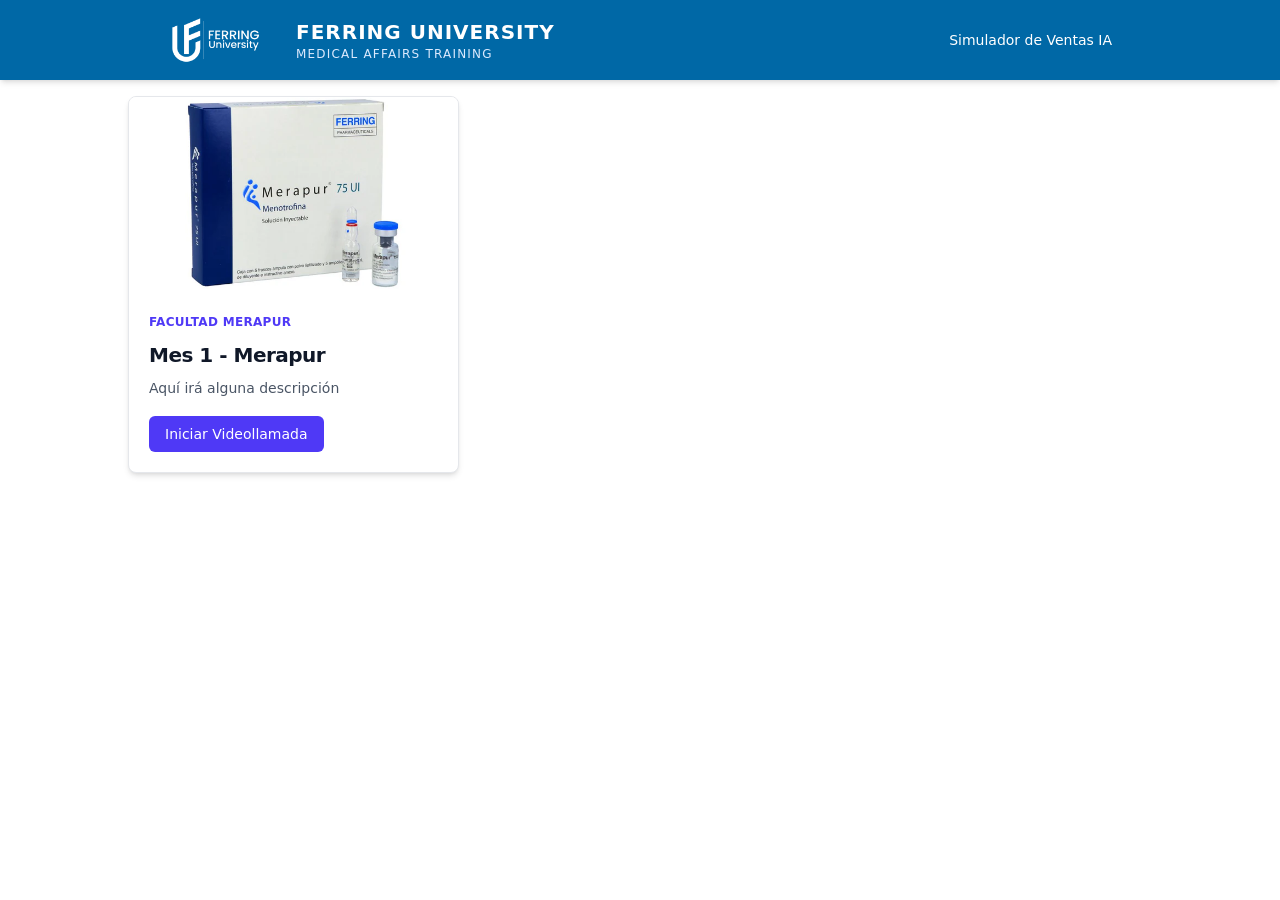
<file: index.html>
<!DOCTYPE html>
<html lang="es">
<head>
    <meta charset="UTF-8">
    <meta name="viewport" content="width=device-width, initial-scale=1.0">
    <title>Roleplay - Ferring University</title>
    <link href="./src/css/app.css" rel="stylesheet">
</head>
<body class="min-h-screen font-sans text-gray-800">
    <!-- Header -->
    <header class="bg-[#0068a6] text-white shadow-md">
        <div class="w-[80%] mx-auto px-6 py-4 flex items-center justify-between">
            <div class="flex items-center gap-4">
                <div class="p-2 rounded block h-12 w-32 flex items-center justify-center text-ferring font-black text-xs">
                    <img src="img/UF_blanco.png" alt="Logo ferring" srcset="">
                </div>
                <div>
                    <h1 class="text-xl font-bold tracking-wider">FERRING UNIVERSITY</h1>
                    <p class="text-xs text-blue-100 uppercase tracking-widest">Medical Affairs Training</p>
                </div>
            </div>
            <div class="text-sm font-medium bg-ferring-dark px-4 py-2 rounded-full">
                Simulador de Ventas IA 
            </div>
        </div>
    </header>

    <main>
        <div class="w-[80%] mx-auto py-4 grid grid-cols-1 md:grid-cols-3 gap-4" >
            <div class="max-w-sm bg-white border border-gray-200 rounded-lg shadow-md overflow-hidden">
                <img class="w-full h-48 object-cover" src="img/productos/cajaMerapur.webp" alt="Producto" />
                <!-- Contenido -->
                <div class="p-5">
                    <span class="text-xs font-bold uppercase tracking-wide text-indigo-600">Facultad Merapur</span>
                    <h5 class="mt-2 mb-2 text-xl font-bold tracking-tight text-gray-900">Mes 1 - Merapur</h5>
                    <p class="mb-4 text-sm text-gray-600 leading-relaxed">
                        Aquí irá alguna descripción
                    </p>
                    
                    <!-- Botón -->
                    <a href="./simulador.html" class="inline-flex items-center px-4 py-2 text-sm font-medium text-white bg-indigo-600 rounded-md hover:bg-indigo-700 transition-colors duration-200">
                    Iniciar Videollamada
                    </a>
                </div>
            </div>
    </main>
    <script src="src/js/app.js"></script>
</body>
</html>
</file>
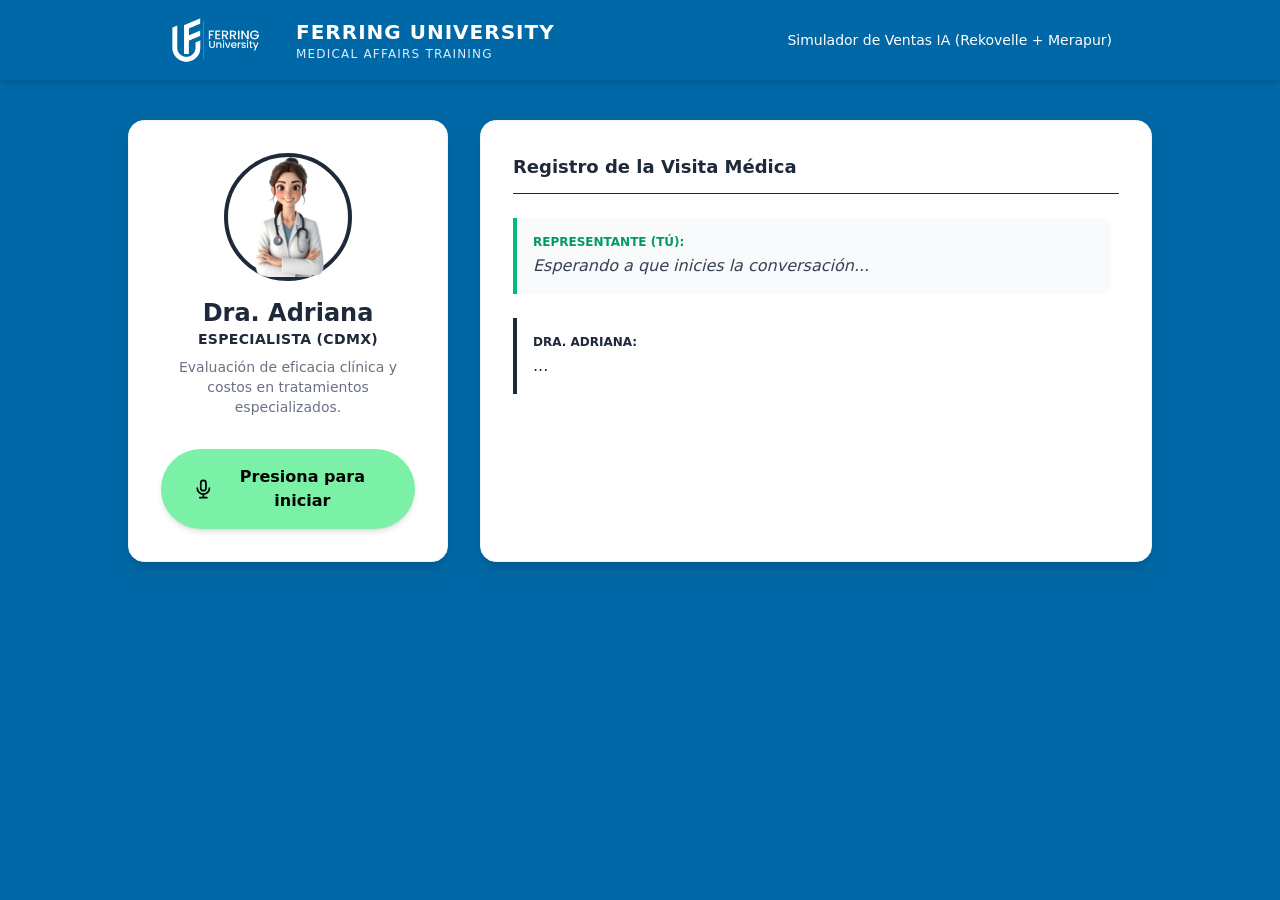
<file: simulador.html>
<!DOCTYPE html>
<html lang="es">
<head>
    <meta charset="UTF-8">
    <meta name="viewport" content="width=device-width, initial-scale=1.0">
    <title>Roleplay - Ferring University</title>
    <link href="./src/css/app.css" rel="stylesheet">
</head>
<body class="bg-[#0068a6] min-h-screen font-sans text-gray-800">
    <!-- Header -->
    <header class="text-white shadow-md">
        <div class="w-[80%] mx-auto px-6 py-4 flex items-center justify-between">
            <div class="flex items-center gap-4">
                <div class="p-2 rounded block h-12 w-32 flex items-center justify-center text-ferring font-black text-xs">
                    <img src="img/UF_blanco.png" alt="Logo ferring" srcset="">
                </div>
                <div>
                    <h1 class="text-xl font-bold tracking-wider">FERRING UNIVERSITY</h1>
                    <p class="text-xs text-blue-100 uppercase tracking-widest">Medical Affairs Training</p>
                </div>
            </div>
            <div class="text-sm font-medium bg-ferring-dark px-4 py-2 rounded-full">
                Simulador de Ventas IA (Rekovelle + Merapur)
            </div>
        </div>
    </header>

    <!-- Todo el contenido -->
    <main class="w-[80%] mx-auto mt-10 mb-10 grid grid-cols-1 lg:grid-cols-3 gap-8">
        
        <div class="bg-white p-8 rounded-2xl shadow-lg border border-gray-100 lg:col-span-1 flex flex-col items-center text-center">
            
            <div class="w-32 h-32 bg-ferring-light rounded-full mb-4 flex items-center justify-center border-4 border-ferring">
                <img src="img/doctora1.png" alt="" srcset="">
            </div>
            
            <h2 class="text-2xl font-bold text-gray-800">Dra. Adriana</h2>
            <p class="text-sm text-ferring font-semibold uppercase tracking-wide mb-2">Especialista (CDMX)</p>
            <p class="text-sm text-gray-500 mb-8 px-4">Evaluación de eficacia clínica y costos en tratamientos especializados.</p>

            <button id="btn-hablar" class="btn-inicio bg-green-300 hover:bg-green-500 text-black font-bold py-4 px-8 rounded-full w-full transition-all shadow-md cursor-pointer flex justify-center items-center gap-2">
                <svg xmlns="http://www.w3.org/2000/svg" class="h-6 w-6" fill="none" viewBox="0 0 24 24" stroke="currentColor">
                    <path stroke-linecap="round" stroke-linejoin="round" stroke-width="2" d="M19 11a7 7 0 01-7 7m0 0a7 7 0 01-7-7m7 7v4m0 0H8m4 0h4m-4-8a3 3 0 01-3-3V5a3 3 0 116 0v6a3 3 0 01-3 3z" />
                </svg>
                <span id="texto_btn-hablar">Presiona para iniciar</span>
            </button>
        </div>

        <div class="bg-white p-8 rounded-2xl shadow-lg border border-gray-100 lg:col-span-2 flex flex-col">
            <h3 class="text-lg font-bold text-gray-800 border-b pb-3 mb-6">Registro de la Visita Médica</h3>
            
            <div class="flex-1 space-y-6 overflow-y-auto max-h-[500px] pr-2">
                <div class="bg-gray-50 border-l-4 border-emerald-500 p-4 rounded-r-lg">
                    <p class="text-xs text-emerald-600 font-bold uppercase mb-1">Representante (Tú):</p>
                    <p id="texto-usuario" class="text-gray-700 italic">Esperando a que inicies la conversación...</p>
                </div>

                <div class="bg-ferring-light border-l-4 border-ferring p-4 rounded-r-lg">
                    <p class="text-xs text-ferring-dark font-bold uppercase mb-1">Dra. Adriana:</p>
                    <p id="texto-bot" class="text-gray-800 font-medium">...</p>
                </div>
            </div>
        </div>
    </main>
    <script src="src/js/app.js"></script>
</body>
</html>
</file>
<file: src/css/app.css>
/*! tailwindcss v4.3.0 | MIT License | https://tailwindcss.com */
@layer properties;
@layer theme, base, components, utilities;
@layer theme {
  :root, :host {
    --font-sans: ui-sans-serif, system-ui, sans-serif, "Apple Color Emoji",
      "Segoe UI Emoji", "Segoe UI Symbol", "Noto Color Emoji";
    --font-mono: ui-monospace, SFMono-Regular, Menlo, Monaco, Consolas, "Liberation Mono",
      "Courier New", monospace;
    --color-amber-500: oklch(76.9% 0.188 70.08);
    --color-green-300: oklch(87.1% 0.15 154.449);
    --color-green-500: oklch(72.3% 0.219 149.579);
    --color-emerald-500: oklch(69.6% 0.17 162.48);
    --color-emerald-600: oklch(59.6% 0.145 163.225);
    --color-blue-100: oklch(93.2% 0.032 255.585);
    --color-blue-900: oklch(37.9% 0.146 265.522);
    --color-indigo-600: oklch(51.1% 0.262 276.966);
    --color-indigo-700: oklch(45.7% 0.24 277.023);
    --color-rose-600: oklch(58.6% 0.253 17.585);
    --color-gray-50: oklch(98.5% 0.002 247.839);
    --color-gray-100: oklch(96.7% 0.003 264.542);
    --color-gray-200: oklch(92.8% 0.006 264.531);
    --color-gray-500: oklch(55.1% 0.027 264.364);
    --color-gray-600: oklch(44.6% 0.03 256.802);
    --color-gray-700: oklch(37.3% 0.034 259.733);
    --color-gray-800: oklch(27.8% 0.033 256.848);
    --color-gray-900: oklch(21% 0.034 264.665);
    --color-black: #000;
    --color-white: #fff;
    --spacing: 0.25rem;
    --container-sm: 24rem;
    --text-xs: 0.75rem;
    --text-xs--line-height: calc(1 / 0.75);
    --text-sm: 0.875rem;
    --text-sm--line-height: calc(1.25 / 0.875);
    --text-lg: 1.125rem;
    --text-lg--line-height: calc(1.75 / 1.125);
    --text-xl: 1.25rem;
    --text-xl--line-height: calc(1.75 / 1.25);
    --text-2xl: 1.5rem;
    --text-2xl--line-height: calc(2 / 1.5);
    --font-weight-medium: 500;
    --font-weight-semibold: 600;
    --font-weight-bold: 700;
    --font-weight-black: 900;
    --tracking-tight: -0.025em;
    --tracking-wide: 0.025em;
    --tracking-wider: 0.05em;
    --tracking-widest: 0.1em;
    --leading-relaxed: 1.625;
    --radius-md: 0.375rem;
    --radius-lg: 0.5rem;
    --radius-2xl: 1rem;
    --default-transition-duration: 150ms;
    --default-transition-timing-function: cubic-bezier(0.4, 0, 0.2, 1);
    --default-font-family: var(--font-sans);
    --default-mono-font-family: var(--font-mono);
  }
}
@layer base {
  *, ::after, ::before, ::backdrop, ::file-selector-button {
    box-sizing: border-box;
    margin: 0;
    padding: 0;
    border: 0 solid;
  }
  html, :host {
    line-height: 1.5;
    -webkit-text-size-adjust: 100%;
    tab-size: 4;
    font-family: var(--default-font-family, ui-sans-serif, system-ui, sans-serif, "Apple Color Emoji", "Segoe UI Emoji", "Segoe UI Symbol", "Noto Color Emoji");
    font-feature-settings: var(--default-font-feature-settings, normal);
    font-variation-settings: var(--default-font-variation-settings, normal);
    -webkit-tap-highlight-color: transparent;
  }
  hr {
    height: 0;
    color: inherit;
    border-top-width: 1px;
  }
  abbr:where([title]) {
    -webkit-text-decoration: underline dotted;
    text-decoration: underline dotted;
  }
  h1, h2, h3, h4, h5, h6 {
    font-size: inherit;
    font-weight: inherit;
  }
  a {
    color: inherit;
    -webkit-text-decoration: inherit;
    text-decoration: inherit;
  }
  b, strong {
    font-weight: bolder;
  }
  code, kbd, samp, pre {
    font-family: var(--default-mono-font-family, ui-monospace, SFMono-Regular, Menlo, Monaco, Consolas, "Liberation Mono", "Courier New", monospace);
    font-feature-settings: var(--default-mono-font-feature-settings, normal);
    font-variation-settings: var(--default-mono-font-variation-settings, normal);
    font-size: 1em;
  }
  small {
    font-size: 80%;
  }
  sub, sup {
    font-size: 75%;
    line-height: 0;
    position: relative;
    vertical-align: baseline;
  }
  sub {
    bottom: -0.25em;
  }
  sup {
    top: -0.5em;
  }
  table {
    text-indent: 0;
    border-color: inherit;
    border-collapse: collapse;
  }
  :-moz-focusring {
    outline: auto;
  }
  progress {
    vertical-align: baseline;
  }
  summary {
    display: list-item;
  }
  ol, ul, menu {
    list-style: none;
  }
  img, svg, video, canvas, audio, iframe, embed, object {
    display: block;
    vertical-align: middle;
  }
  img, video {
    max-width: 100%;
    height: auto;
  }
  button, input, select, optgroup, textarea, ::file-selector-button {
    font: inherit;
    font-feature-settings: inherit;
    font-variation-settings: inherit;
    letter-spacing: inherit;
    color: inherit;
    border-radius: 0;
    background-color: transparent;
    opacity: 1;
  }
  :where(select:is([multiple], [size])) optgroup {
    font-weight: bolder;
  }
  :where(select:is([multiple], [size])) optgroup option {
    padding-inline-start: 20px;
  }
  ::file-selector-button {
    margin-inline-end: 4px;
  }
  ::placeholder {
    opacity: 1;
  }
  @supports (not (-webkit-appearance: -apple-pay-button))  or (contain-intrinsic-size: 1px) {
    ::placeholder {
      color: currentcolor;
      @supports (color: color-mix(in lab, red, red)) {
        color: color-mix(in oklab, currentcolor 50%, transparent);
      }
    }
  }
  textarea {
    resize: vertical;
  }
  ::-webkit-search-decoration {
    -webkit-appearance: none;
  }
  ::-webkit-date-and-time-value {
    min-height: 1lh;
    text-align: inherit;
  }
  ::-webkit-datetime-edit {
    display: inline-flex;
  }
  ::-webkit-datetime-edit-fields-wrapper {
    padding: 0;
  }
  ::-webkit-datetime-edit, ::-webkit-datetime-edit-year-field, ::-webkit-datetime-edit-month-field, ::-webkit-datetime-edit-day-field, ::-webkit-datetime-edit-hour-field, ::-webkit-datetime-edit-minute-field, ::-webkit-datetime-edit-second-field, ::-webkit-datetime-edit-millisecond-field, ::-webkit-datetime-edit-meridiem-field {
    padding-block: 0;
  }
  ::-webkit-calendar-picker-indicator {
    line-height: 1;
  }
  :-moz-ui-invalid {
    box-shadow: none;
  }
  button, input:where([type="button"], [type="reset"], [type="submit"]), ::file-selector-button {
    appearance: button;
  }
  ::-webkit-inner-spin-button, ::-webkit-outer-spin-button {
    height: auto;
  }
  [hidden]:where(:not([hidden="until-found"])) {
    display: none !important;
  }
}
@layer utilities {
  .visible {
    visibility: visible;
  }
  .absolute {
    position: absolute;
  }
  .fixed {
    position: fixed;
  }
  .mx-auto {
    margin-inline: auto;
  }
  .mt-2 {
    margin-top: calc(var(--spacing) * 2);
  }
  .mt-10 {
    margin-top: calc(var(--spacing) * 10);
  }
  .mb-1 {
    margin-bottom: calc(var(--spacing) * 1);
  }
  .mb-2 {
    margin-bottom: calc(var(--spacing) * 2);
  }
  .mb-4 {
    margin-bottom: calc(var(--spacing) * 4);
  }
  .mb-6 {
    margin-bottom: calc(var(--spacing) * 6);
  }
  .mb-8 {
    margin-bottom: calc(var(--spacing) * 8);
  }
  .mb-10 {
    margin-bottom: calc(var(--spacing) * 10);
  }
  .block {
    display: block;
  }
  .contents {
    display: contents;
  }
  .flex {
    display: flex;
  }
  .grid {
    display: grid;
  }
  .inline-flex {
    display: inline-flex;
  }
  .table {
    display: table;
  }
  .h-6 {
    height: calc(var(--spacing) * 6);
  }
  .h-12 {
    height: calc(var(--spacing) * 12);
  }
  .h-32 {
    height: calc(var(--spacing) * 32);
  }
  .h-48 {
    height: calc(var(--spacing) * 48);
  }
  .h-full {
    height: 100%;
  }
  .max-h-\[500px\] {
    max-height: 500px;
  }
  .min-h-screen {
    min-height: 100vh;
  }
  .w-6 {
    width: calc(var(--spacing) * 6);
  }
  .w-32 {
    width: calc(var(--spacing) * 32);
  }
  .w-\[80\%\] {
    width: 80%;
  }
  .w-\[90\%\] {
    width: 90%;
  }
  .w-full {
    width: 100%;
  }
  .max-w-sm {
    max-width: var(--container-sm);
  }
  .flex-1 {
    flex: 1;
  }
  .border-collapse {
    border-collapse: collapse;
  }
  .cursor-pointer {
    cursor: pointer;
  }
  .resize {
    resize: both;
  }
  .grid-cols-1 {
    grid-template-columns: repeat(1, minmax(0, 1fr));
  }
  .flex-col {
    flex-direction: column;
  }
  .items-center {
    align-items: center;
  }
  .justify-between {
    justify-content: space-between;
  }
  .justify-center {
    justify-content: center;
  }
  .gap-2 {
    gap: calc(var(--spacing) * 2);
  }
  .gap-4 {
    gap: calc(var(--spacing) * 4);
  }
  .gap-8 {
    gap: calc(var(--spacing) * 8);
  }
  .space-y-6 {
    :where(& > :not(:last-child)) {
      --tw-space-y-reverse: 0;
      margin-block-start: calc(calc(var(--spacing) * 6) * var(--tw-space-y-reverse));
      margin-block-end: calc(calc(var(--spacing) * 6) * calc(1 - var(--tw-space-y-reverse)));
    }
  }
  .overflow-hidden {
    overflow: hidden;
  }
  .overflow-y-auto {
    overflow-y: auto;
  }
  .rounded {
    border-radius: 0.25rem;
  }
  .rounded-2xl {
    border-radius: var(--radius-2xl);
  }
  .rounded-full {
    border-radius: calc(infinity * 1px);
  }
  .rounded-lg {
    border-radius: var(--radius-lg);
  }
  .rounded-md {
    border-radius: var(--radius-md);
  }
  .rounded-r-lg {
    border-top-right-radius: var(--radius-lg);
    border-bottom-right-radius: var(--radius-lg);
  }
  .border {
    border-style: var(--tw-border-style);
    border-width: 1px;
  }
  .border-4 {
    border-style: var(--tw-border-style);
    border-width: 4px;
  }
  .border-b {
    border-bottom-style: var(--tw-border-style);
    border-bottom-width: 1px;
  }
  .border-l-4 {
    border-left-style: var(--tw-border-style);
    border-left-width: 4px;
  }
  .border-emerald-500 {
    border-color: var(--color-emerald-500);
  }
  .border-gray-100 {
    border-color: var(--color-gray-100);
  }
  .border-gray-200 {
    border-color: var(--color-gray-200);
  }
  .bg-\[\#00abe4\] {
    background-color: #00abe4;
  }
  .bg-\[\#000\] {
    background-color: #000;
  }
  .bg-\[\#0068a6\] {
    background-color: #0068a6;
  }
  .bg-\[\#\] {
    background-color: #;
  }
  .bg-amber-500 {
    background-color: var(--color-amber-500);
  }
  .bg-blue-900 {
    background-color: var(--color-blue-900);
  }
  .bg-gray-50 {
    background-color: var(--color-gray-50);
  }
  .bg-green-300 {
    background-color: var(--color-green-300);
  }
  .bg-indigo-600 {
    background-color: var(--color-indigo-600);
  }
  .bg-rose-600 {
    background-color: var(--color-rose-600);
  }
  .bg-white {
    background-color: var(--color-white);
  }
  .object-cover {
    object-fit: cover;
  }
  .object-center {
    object-position: center;
  }
  .p-2 {
    padding: calc(var(--spacing) * 2);
  }
  .p-4 {
    padding: calc(var(--spacing) * 4);
  }
  .p-5 {
    padding: calc(var(--spacing) * 5);
  }
  .p-8 {
    padding: calc(var(--spacing) * 8);
  }
  .px-4 {
    padding-inline: calc(var(--spacing) * 4);
  }
  .px-6 {
    padding-inline: calc(var(--spacing) * 6);
  }
  .px-8 {
    padding-inline: calc(var(--spacing) * 8);
  }
  .py-2 {
    padding-block: calc(var(--spacing) * 2);
  }
  .py-4 {
    padding-block: calc(var(--spacing) * 4);
  }
  .pr-2 {
    padding-right: calc(var(--spacing) * 2);
  }
  .pb-3 {
    padding-bottom: calc(var(--spacing) * 3);
  }
  .text-center {
    text-align: center;
  }
  .font-sans {
    font-family: var(--font-sans);
  }
  .text-2xl {
    font-size: var(--text-2xl);
    line-height: var(--tw-leading, var(--text-2xl--line-height));
  }
  .text-lg {
    font-size: var(--text-lg);
    line-height: var(--tw-leading, var(--text-lg--line-height));
  }
  .text-sm {
    font-size: var(--text-sm);
    line-height: var(--tw-leading, var(--text-sm--line-height));
  }
  .text-xl {
    font-size: var(--text-xl);
    line-height: var(--tw-leading, var(--text-xl--line-height));
  }
  .text-xs {
    font-size: var(--text-xs);
    line-height: var(--tw-leading, var(--text-xs--line-height));
  }
  .leading-relaxed {
    --tw-leading: var(--leading-relaxed);
    line-height: var(--leading-relaxed);
  }
  .font-black {
    --tw-font-weight: var(--font-weight-black);
    font-weight: var(--font-weight-black);
  }
  .font-bold {
    --tw-font-weight: var(--font-weight-bold);
    font-weight: var(--font-weight-bold);
  }
  .font-medium {
    --tw-font-weight: var(--font-weight-medium);
    font-weight: var(--font-weight-medium);
  }
  .font-semibold {
    --tw-font-weight: var(--font-weight-semibold);
    font-weight: var(--font-weight-semibold);
  }
  .tracking-tight {
    --tw-tracking: var(--tracking-tight);
    letter-spacing: var(--tracking-tight);
  }
  .tracking-wide {
    --tw-tracking: var(--tracking-wide);
    letter-spacing: var(--tracking-wide);
  }
  .tracking-wider {
    --tw-tracking: var(--tracking-wider);
    letter-spacing: var(--tracking-wider);
  }
  .tracking-widest {
    --tw-tracking: var(--tracking-widest);
    letter-spacing: var(--tracking-widest);
  }
  .text-black {
    color: var(--color-black);
  }
  .text-blue-100 {
    color: var(--color-blue-100);
  }
  .text-emerald-600 {
    color: var(--color-emerald-600);
  }
  .text-gray-500 {
    color: var(--color-gray-500);
  }
  .text-gray-600 {
    color: var(--color-gray-600);
  }
  .text-gray-700 {
    color: var(--color-gray-700);
  }
  .text-gray-800 {
    color: var(--color-gray-800);
  }
  .text-gray-900 {
    color: var(--color-gray-900);
  }
  .text-indigo-600 {
    color: var(--color-indigo-600);
  }
  .text-white {
    color: var(--color-white);
  }
  .uppercase {
    text-transform: uppercase;
  }
  .italic {
    font-style: italic;
  }
  .underline {
    text-decoration-line: underline;
  }
  .shadow-lg {
    --tw-shadow: 0 10px 15px -3px var(--tw-shadow-color, rgb(0 0 0 / 0.1)), 0 4px 6px -4px var(--tw-shadow-color, rgb(0 0 0 / 0.1));
    box-shadow: var(--tw-inset-shadow), var(--tw-inset-ring-shadow), var(--tw-ring-offset-shadow), var(--tw-ring-shadow), var(--tw-shadow);
  }
  .shadow-md {
    --tw-shadow: 0 4px 6px -1px var(--tw-shadow-color, rgb(0 0 0 / 0.1)), 0 2px 4px -2px var(--tw-shadow-color, rgb(0 0 0 / 0.1));
    box-shadow: var(--tw-inset-shadow), var(--tw-inset-ring-shadow), var(--tw-ring-offset-shadow), var(--tw-ring-shadow), var(--tw-shadow);
  }
  .outline {
    outline-style: var(--tw-outline-style);
    outline-width: 1px;
  }
  .transition-all {
    transition-property: all;
    transition-timing-function: var(--tw-ease, var(--default-transition-timing-function));
    transition-duration: var(--tw-duration, var(--default-transition-duration));
  }
  .transition-colors {
    transition-property: color, background-color, border-color, outline-color, text-decoration-color, fill, stroke, --tw-gradient-from, --tw-gradient-via, --tw-gradient-to;
    transition-timing-function: var(--tw-ease, var(--default-transition-timing-function));
    transition-duration: var(--tw-duration, var(--default-transition-duration));
  }
  .duration-200 {
    --tw-duration: 200ms;
    transition-duration: 200ms;
  }
  .hover\:bg-green-500 {
    &:hover {
      @media (hover: hover) {
        background-color: var(--color-green-500);
      }
    }
  }
  .hover\:bg-indigo-700 {
    &:hover {
      @media (hover: hover) {
        background-color: var(--color-indigo-700);
      }
    }
  }
  .md\:grid-cols-3 {
    @media (width >= 48rem) {
      grid-template-columns: repeat(3, minmax(0, 1fr));
    }
  }
  .lg\:col-span-1 {
    @media (width >= 64rem) {
      grid-column: span 1 / span 1;
    }
  }
  .lg\:col-span-2 {
    @media (width >= 64rem) {
      grid-column: span 2 / span 2;
    }
  }
  .lg\:grid-cols-3 {
    @media (width >= 64rem) {
      grid-template-columns: repeat(3, minmax(0, 1fr));
    }
  }
}
@property --tw-space-y-reverse {
  syntax: "*";
  inherits: false;
  initial-value: 0;
}
@property --tw-border-style {
  syntax: "*";
  inherits: false;
  initial-value: solid;
}
@property --tw-leading {
  syntax: "*";
  inherits: false;
}
@property --tw-font-weight {
  syntax: "*";
  inherits: false;
}
@property --tw-tracking {
  syntax: "*";
  inherits: false;
}
@property --tw-shadow {
  syntax: "*";
  inherits: false;
  initial-value: 0 0 #0000;
}
@property --tw-shadow-color {
  syntax: "*";
  inherits: false;
}
@property --tw-shadow-alpha {
  syntax: "<percentage>";
  inherits: false;
  initial-value: 100%;
}
@property --tw-inset-shadow {
  syntax: "*";
  inherits: false;
  initial-value: 0 0 #0000;
}
@property --tw-inset-shadow-color {
  syntax: "*";
  inherits: false;
}
@property --tw-inset-shadow-alpha {
  syntax: "<percentage>";
  inherits: false;
  initial-value: 100%;
}
@property --tw-ring-color {
  syntax: "*";
  inherits: false;
}
@property --tw-ring-shadow {
  syntax: "*";
  inherits: false;
  initial-value: 0 0 #0000;
}
@property --tw-inset-ring-color {
  syntax: "*";
  inherits: false;
}
@property --tw-inset-ring-shadow {
  syntax: "*";
  inherits: false;
  initial-value: 0 0 #0000;
}
@property --tw-ring-inset {
  syntax: "*";
  inherits: false;
}
@property --tw-ring-offset-width {
  syntax: "<length>";
  inherits: false;
  initial-value: 0px;
}
@property --tw-ring-offset-color {
  syntax: "*";
  inherits: false;
  initial-value: #fff;
}
@property --tw-ring-offset-shadow {
  syntax: "*";
  inherits: false;
  initial-value: 0 0 #0000;
}
@property --tw-outline-style {
  syntax: "*";
  inherits: false;
  initial-value: solid;
}
@property --tw-duration {
  syntax: "*";
  inherits: false;
}
@layer properties {
  @supports ((-webkit-hyphens: none) and (not (margin-trim: inline))) or ((-moz-orient: inline) and (not (color:rgb(from red r g b)))) {
    *, ::before, ::after, ::backdrop {
      --tw-space-y-reverse: 0;
      --tw-border-style: solid;
      --tw-leading: initial;
      --tw-font-weight: initial;
      --tw-tracking: initial;
      --tw-shadow: 0 0 #0000;
      --tw-shadow-color: initial;
      --tw-shadow-alpha: 100%;
      --tw-inset-shadow: 0 0 #0000;
      --tw-inset-shadow-color: initial;
      --tw-inset-shadow-alpha: 100%;
      --tw-ring-color: initial;
      --tw-ring-shadow: 0 0 #0000;
      --tw-inset-ring-color: initial;
      --tw-inset-ring-shadow: 0 0 #0000;
      --tw-ring-inset: initial;
      --tw-ring-offset-width: 0px;
      --tw-ring-offset-color: #fff;
      --tw-ring-offset-shadow: 0 0 #0000;
      --tw-outline-style: solid;
      --tw-duration: initial;
    }
  }
}
</file>
